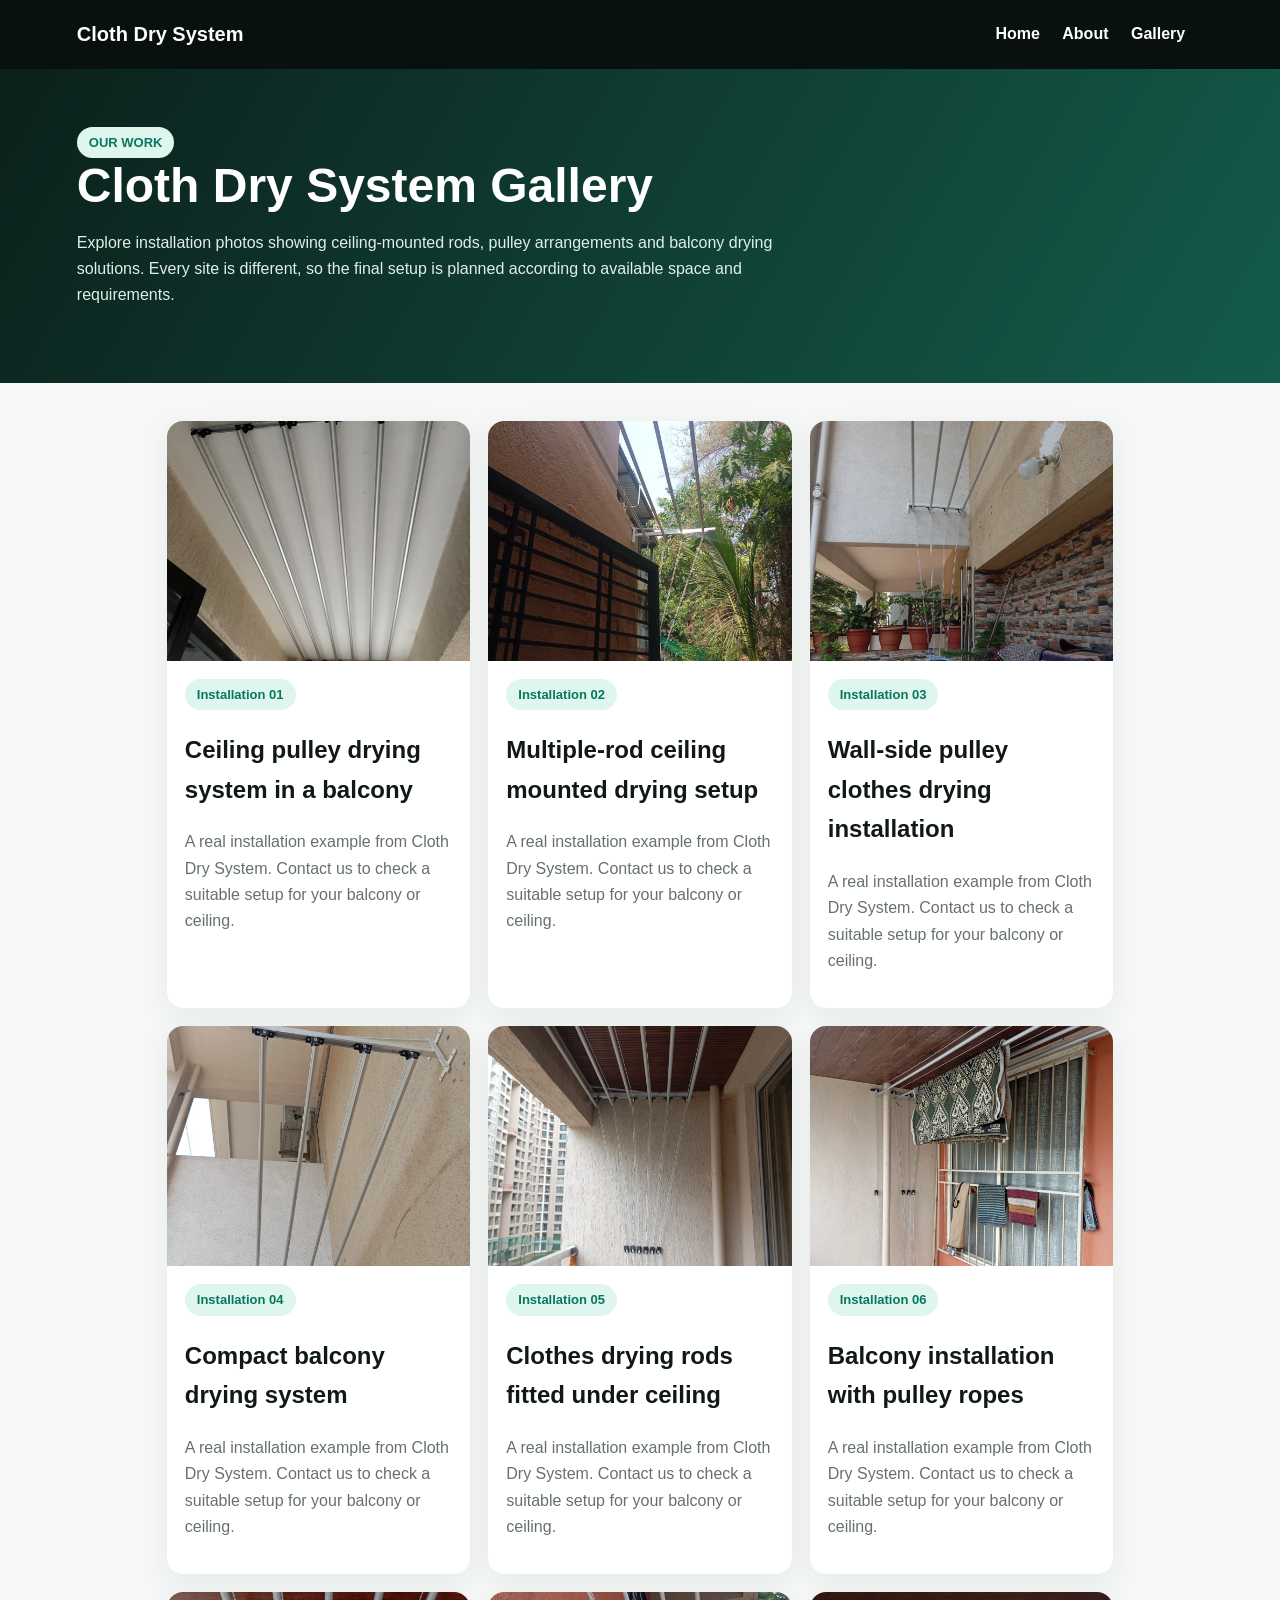
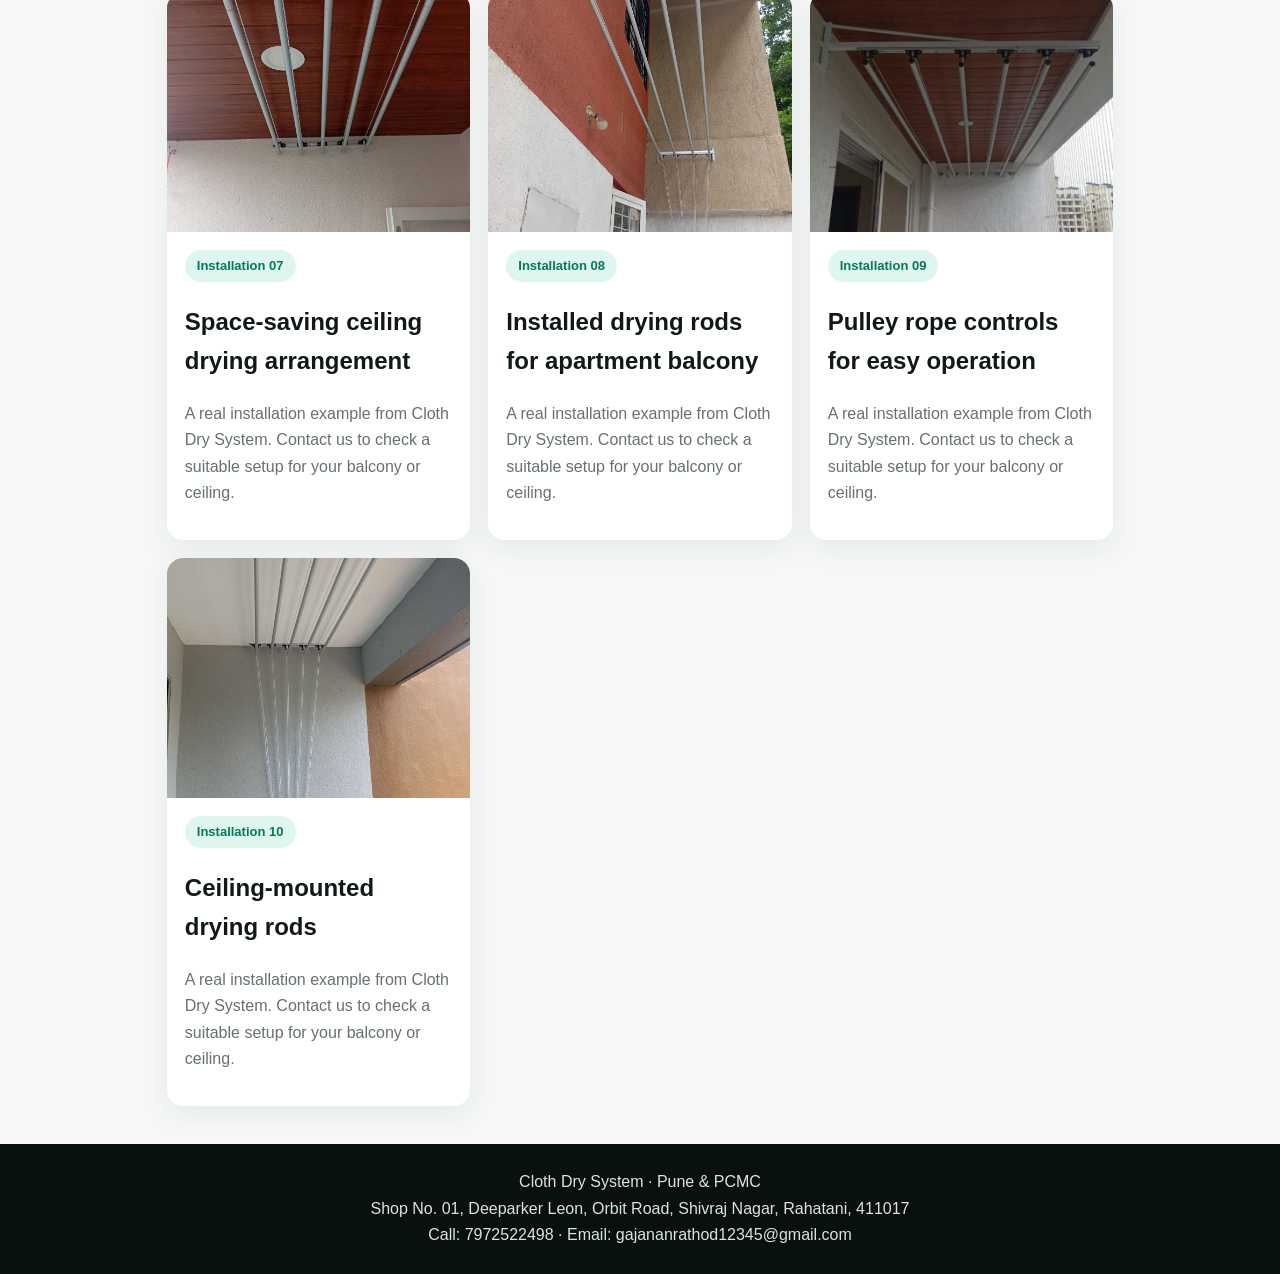
<file: gallery.html>
<!doctype html>
<html lang="en">
<head>
<meta charset="utf-8">
<meta name="viewport" content="width=device-width,initial-scale=1">
<title>Cloth Dry System Gallery | Pune Installations</title>
<meta name="description" content="View cloth drying system installation photos including ceiling pulley and balcony drying systems by Cloth Dry System in Pune.">

<style>
:root{--ink:#101918;--muted:#66716f;--accent:#16a085;--bg:#f5f8f7;--card:#fff}
*{box-sizing:border-box}
body{margin:0;font-family:Arial,sans-serif;color:var(--ink);background:var(--bg);line-height:1.65}
header{background:#08110f;color:white;padding:18px 6%;display:flex;justify-content:space-between;align-items:center;gap:18px;flex-wrap:wrap}
header a{color:white;text-decoration:none;margin-right:18px;font-weight:600}
.brand{font-size:20px;font-weight:800}
.hero{padding:58px 6%;background:linear-gradient(120deg,#0b201b,#145b4b);color:white}
.hero h1{font-size:clamp(30px,5vw,48px);line-height:1.15;margin:0 0 14px}
.hero p{max-width:760px;color:#e0efea}
.wrap{max-width:1100px;margin:auto;padding:38px 6%}
.grid{display:grid;grid-template-columns:repeat(auto-fit,minmax(230px,1fr));gap:18px}
.card{background:white;border-radius:16px;overflow:hidden;box-shadow:0 8px 28px #10251b12}
.card img{width:100%;height:240px;object-fit:cover;display:block}
.card div{padding:18px}
.muted{color:var(--muted)}
.pill{display:inline-block;background:#dff6ee;color:#08775e;padding:5px 12px;border-radius:99px;font-size:13px;font-weight:700}
footer{background:#08110f;color:#d9e5e1;padding:25px 6%;text-align:center}
a.cta{display:inline-block;background:#16a085;color:white;padding:11px 18px;border-radius:9px;text-decoration:none;font-weight:700}
@media(max-width:600px){header nav{width:100%}header a{margin-right:12px}}
</style>
</head>

<body>

<header>
<a class="brand" href="index.html">Cloth Dry System</a>
<nav>
<a href="index.html">Home</a>
<a href="about.html">About</a>
<a href="gallery.html">Gallery</a>
</nav>
</header>

<section class="hero">
<span class="pill">OUR WORK</span>
<h1>Cloth Dry System Gallery</h1>
<p>Explore installation photos showing ceiling-mounted rods, pulley arrangements and balcony drying solutions. Every site is different, so the final setup is planned according to available space and requirements.</p>
</section>

<main class="wrap">
<div class="grid">

<article class="card">
<img loading="lazy" src="cloth-dry-01.jpg" alt="Ceiling pulley drying system in a balcony">
<div>
<span class="pill">Installation 01</span>
<h2>Ceiling pulley drying system in a balcony</h2>
<p class="muted">A real installation example from Cloth Dry System. Contact us to check a suitable setup for your balcony or ceiling.</p>
</div>
</article>

<article class="card">
<img loading="lazy" src="cloth-dry-02.jpg" alt="Multiple-rod ceiling mounted drying setup">
<div>
<span class="pill">Installation 02</span>
<h2>Multiple-rod ceiling mounted drying setup</h2>
<p class="muted">A real installation example from Cloth Dry System. Contact us to check a suitable setup for your balcony or ceiling.</p>
</div>
</article>

<article class="card">
<img loading="lazy" src="cloth-dry-03.jpg" alt="Wall-side pulley clothes drying installation">
<div>
<span class="pill">Installation 03</span>
<h2>Wall-side pulley clothes drying installation</h2>
<p class="muted">A real installation example from Cloth Dry System. Contact us to check a suitable setup for your balcony or ceiling.</p>
</div>
</article>

<article class="card">
<img loading="lazy" src="cloth-dry-04.jpg" alt="Compact balcony drying system">
<div>
<span class="pill">Installation 04</span>
<h2>Compact balcony drying system</h2>
<p class="muted">A real installation example from Cloth Dry System. Contact us to check a suitable setup for your balcony or ceiling.</p>
</div>
</article>

<article class="card">
<img loading="lazy" src="cloth-dry-05.jpg" alt="Clothes drying rods fitted under ceiling">
<div>
<span class="pill">Installation 05</span>
<h2>Clothes drying rods fitted under ceiling</h2>
<p class="muted">A real installation example from Cloth Dry System. Contact us to check a suitable setup for your balcony or ceiling.</p>
</div>
</article>

<article class="card">
<img loading="lazy" src="cloth-dry-06.jpg" alt="Balcony installation with pulley ropes">
<div>
<span class="pill">Installation 06</span>
<h2>Balcony installation with pulley ropes</h2>
<p class="muted">A real installation example from Cloth Dry System. Contact us to check a suitable setup for your balcony or ceiling.</p>
</div>
</article>

<article class="card">
<img loading="lazy" src="cloth-dry-07.jpg" alt="Space-saving ceiling drying arrangement">
<div>
<span class="pill">Installation 07</span>
<h2>Space-saving ceiling drying arrangement</h2>
<p class="muted">A real installation example from Cloth Dry System. Contact us to check a suitable setup for your balcony or ceiling.</p>
</div>
</article>

<article class="card">
<img loading="lazy" src="cloth-dry-08.jpg" alt="Installed drying rods for apartment balcony">
<div>
<span class="pill">Installation 08</span>
<h2>Installed drying rods for apartment balcony</h2>
<p class="muted">A real installation example from Cloth Dry System. Contact us to check a suitable setup for your balcony or ceiling.</p>
</div>
</article>

<article class="card">
<img loading="lazy" src="cloth-dry-09.jpg" alt="Pulley rope controls for easy operation">
<div>
<span class="pill">Installation 09</span>
<h2>Pulley rope controls for easy operation</h2>
<p class="muted">A real installation example from Cloth Dry System. Contact us to check a suitable setup for your balcony or ceiling.</p>
</div>
</article>

<article class="card">
<img loading="lazy" src="cloth-dry-10.jpg" alt="Ceiling-mounted drying rods">
<div>
<span class="pill">Installation 10</span>
<h2>Ceiling-mounted drying rods</h2>
<p class="muted">A real installation example from Cloth Dry System. Contact us to check a suitable setup for your balcony or ceiling.</p>
</div>
</article>

</div>
</main>

<footer>
Cloth Dry System · Pune &amp; PCMC<br>
Shop No. 01, Deeparker Leon, Orbit Road, Shivraj Nagar, Rahatani, 411017<br>
Call: 7972522498 · Email: gajananrathod12345@gmail.com
</footer>

</body>
</html>
</file>
